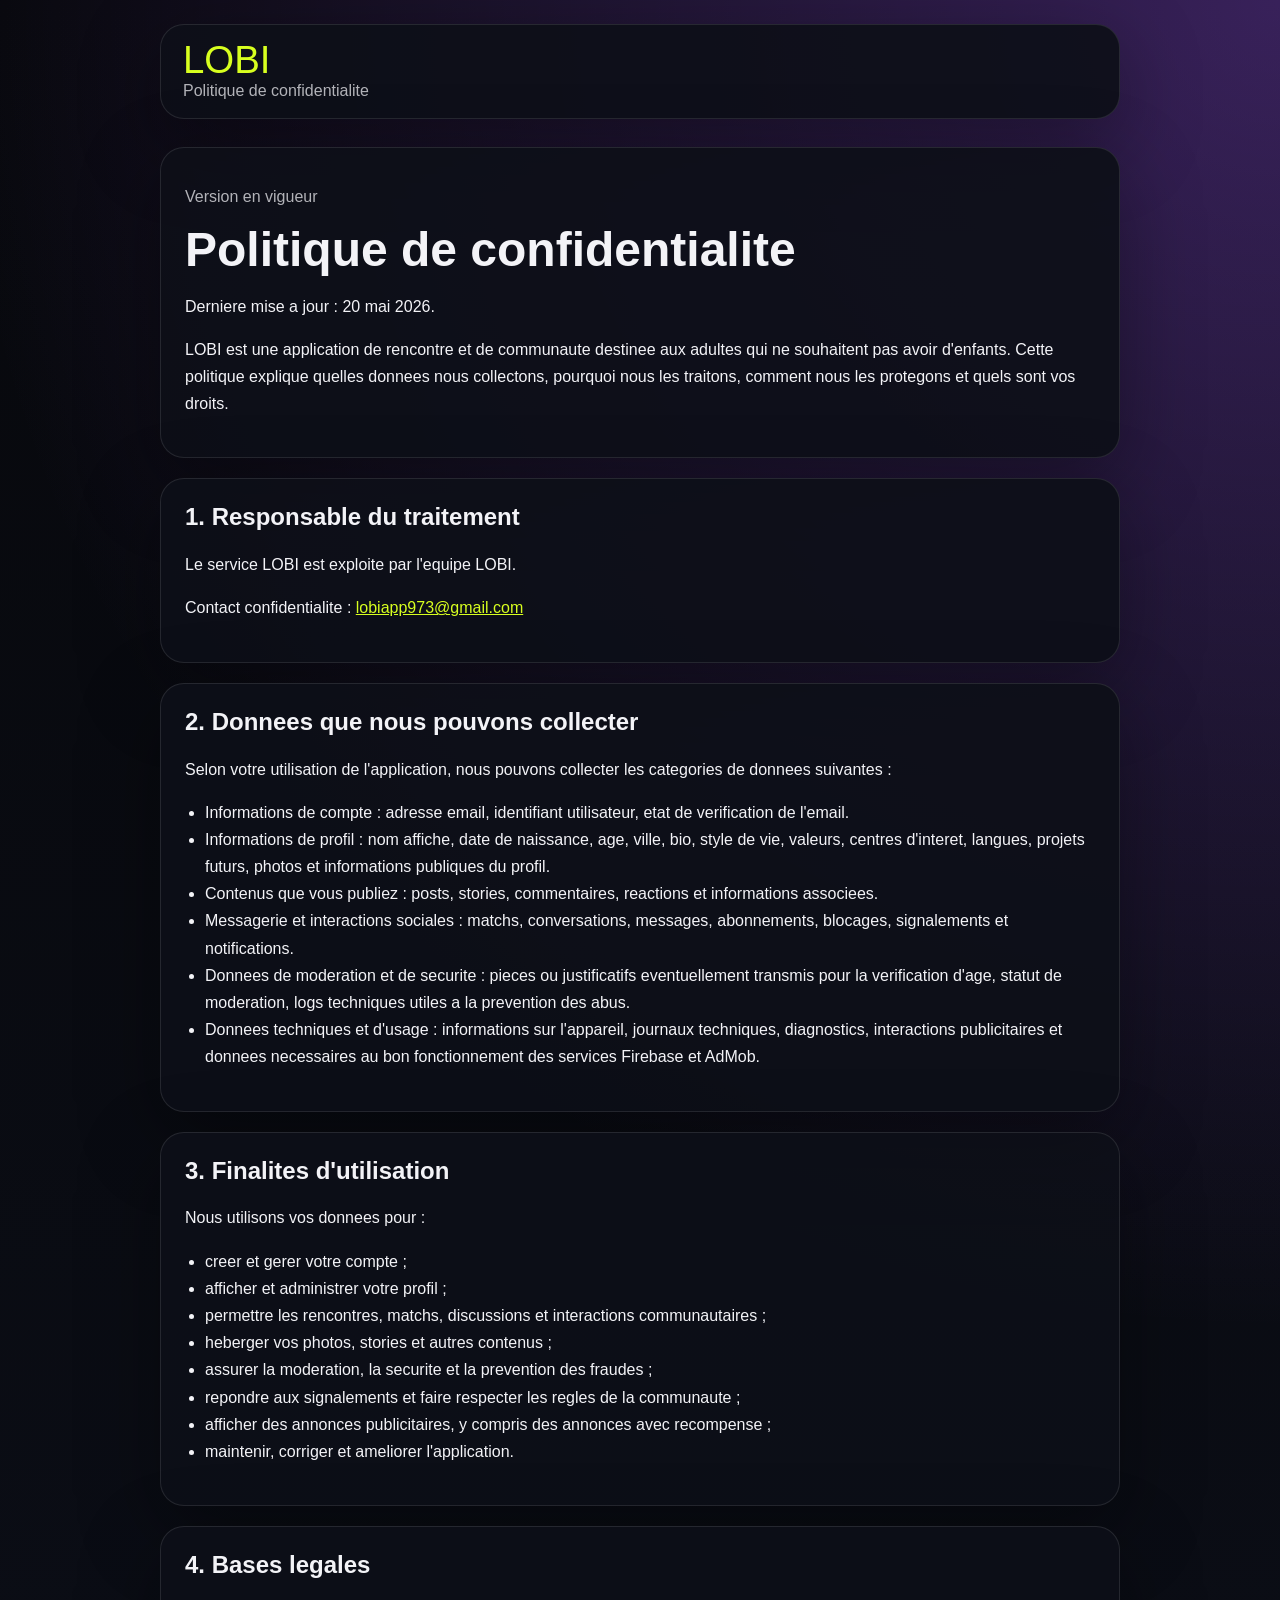
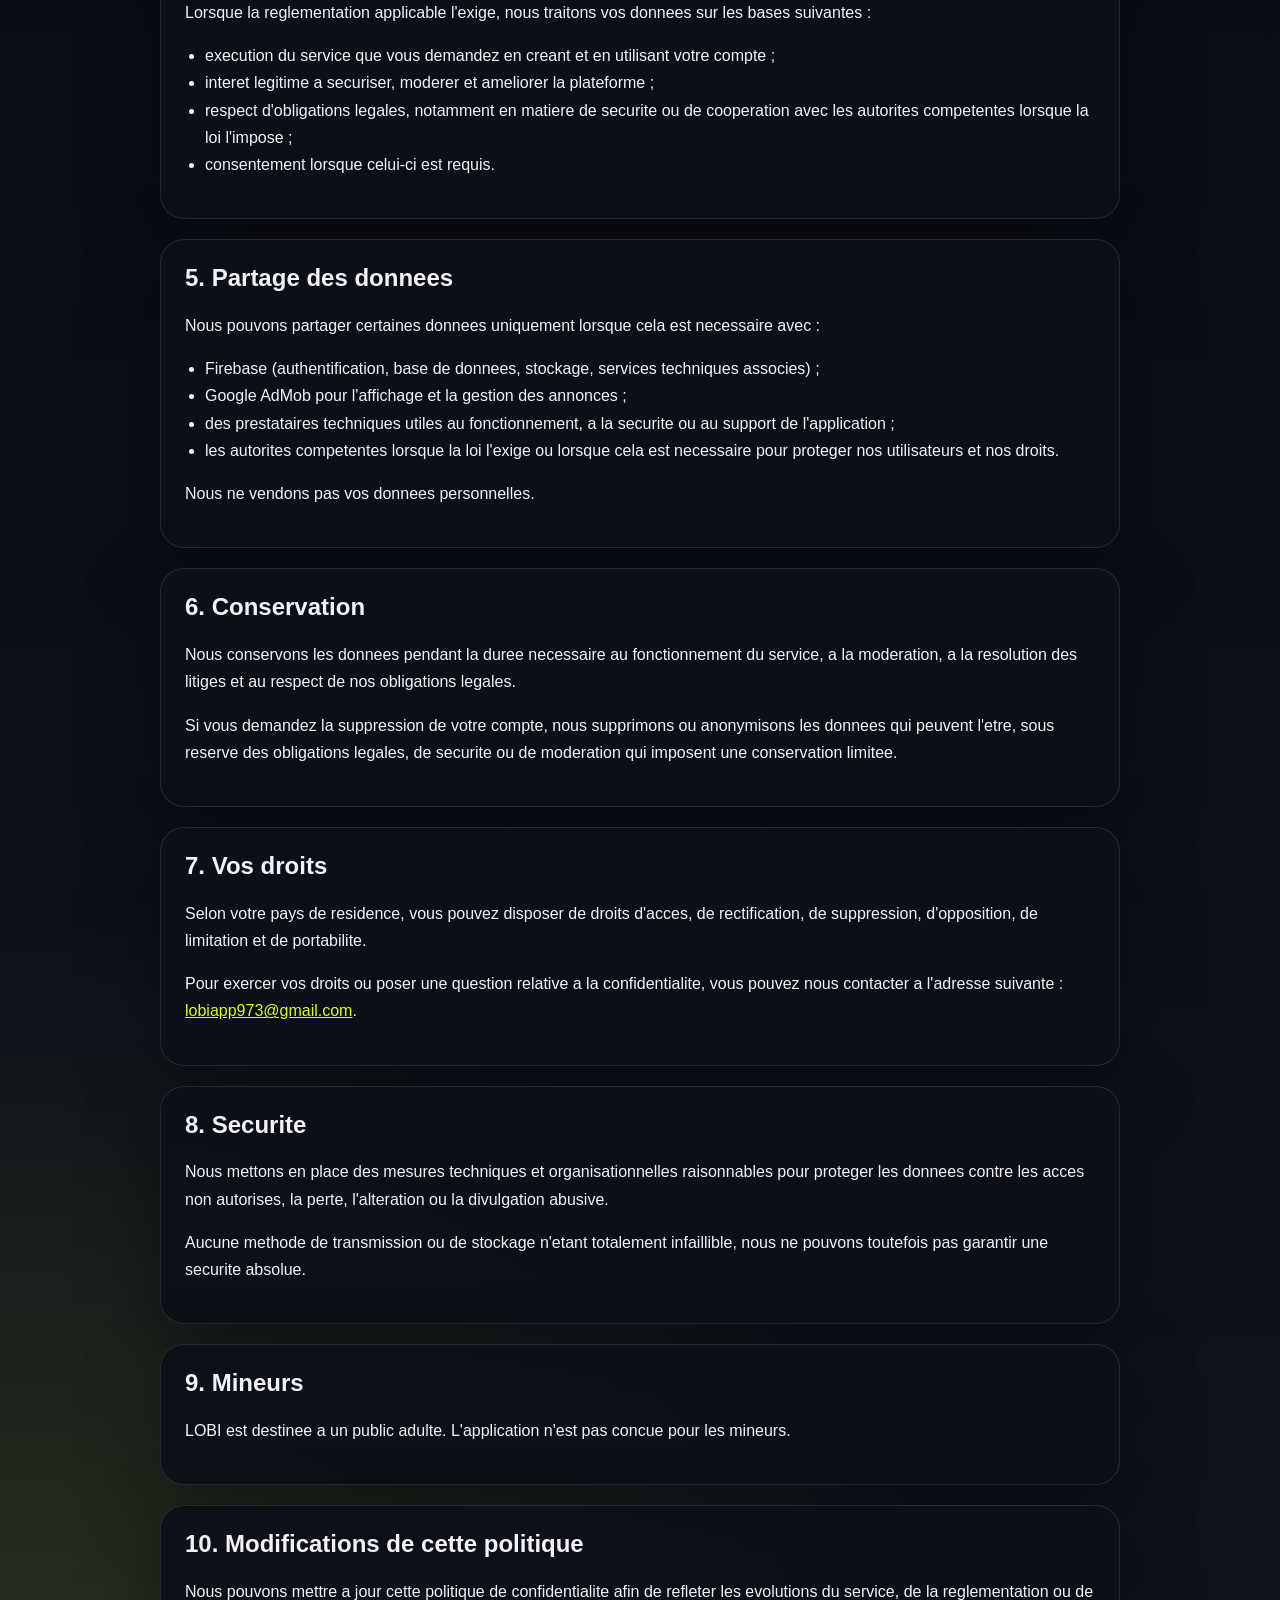
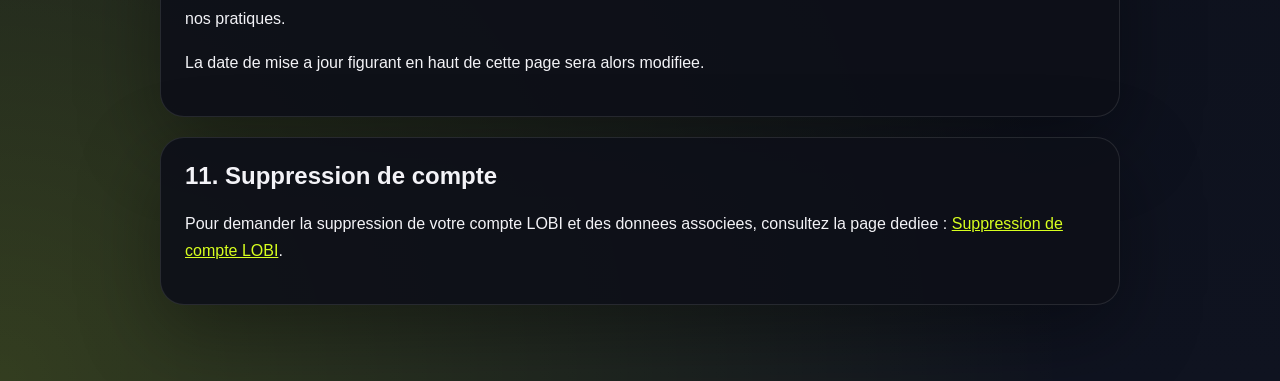
<file: index.html>
<!DOCTYPE html>
<html lang="fr">
<head>
  <meta charset="UTF-8">
  <meta name="viewport" content="width=device-width, initial-scale=1.0">
  <title>Politique de confidentialite | LOBI</title>
  <meta
    name="description"
    content="Politique de confidentialite de LOBI, application de rencontre et de communaute childfree."
  >
  <link rel="stylesheet" href="./styles.css">
</head>
<body data-theme="neon-night">
  <div class="page-shell legal-shell">
    <header class="topbar legal-topbar">
      <div class="brand">
        <span class="brand-mark">LOBI</span>
        <span class="brand-tag">Politique de confidentialite</span>
      </div>
    </header>

    <main class="legal-main">
      <section class="legal-hero panel">
        <p class="eyebrow">Version en vigueur</p>
        <h1 class="legal-title">Politique de confidentialite</h1>
        <p class="hero-text">
          Derniere mise a jour : 20 mai 2026.
        </p>
        <p class="hero-text">
          LOBI est une application de rencontre et de communaute destinee aux adultes qui ne souhaitent pas avoir d'enfants.
          Cette politique explique quelles donnees nous collectons, pourquoi nous les traitons, comment nous les protegons et quels sont vos droits.
        </p>
      </section>

      <section class="legal-section panel">
        <h2>1. Responsable du traitement</h2>
        <p>Le service LOBI est exploite par l'equipe LOBI.</p>
        <p>Contact confidentialite : <a href="mailto:lobiapp973@gmail.com">lobiapp973@gmail.com</a></p>
      </section>

      <section class="legal-section panel">
        <h2>2. Donnees que nous pouvons collecter</h2>
        <p>Selon votre utilisation de l'application, nous pouvons collecter les categories de donnees suivantes :</p>
        <ul>
          <li>Informations de compte : adresse email, identifiant utilisateur, etat de verification de l'email.</li>
          <li>Informations de profil : nom affiche, date de naissance, age, ville, bio, style de vie, valeurs, centres d'interet, langues, projets futurs, photos et informations publiques du profil.</li>
          <li>Contenus que vous publiez : posts, stories, commentaires, reactions et informations associees.</li>
          <li>Messagerie et interactions sociales : matchs, conversations, messages, abonnements, blocages, signalements et notifications.</li>
          <li>Donnees de moderation et de securite : pieces ou justificatifs eventuellement transmis pour la verification d'age, statut de moderation, logs techniques utiles a la prevention des abus.</li>
          <li>Donnees techniques et d'usage : informations sur l'appareil, journaux techniques, diagnostics, interactions publicitaires et donnees necessaires au bon fonctionnement des services Firebase et AdMob.</li>
        </ul>
      </section>

      <section class="legal-section panel">
        <h2>3. Finalites d'utilisation</h2>
        <p>Nous utilisons vos donnees pour :</p>
        <ul>
          <li>creer et gerer votre compte ;</li>
          <li>afficher et administrer votre profil ;</li>
          <li>permettre les rencontres, matchs, discussions et interactions communautaires ;</li>
          <li>heberger vos photos, stories et autres contenus ;</li>
          <li>assurer la moderation, la securite et la prevention des fraudes ;</li>
          <li>repondre aux signalements et faire respecter les regles de la communaute ;</li>
          <li>afficher des annonces publicitaires, y compris des annonces avec recompense ;</li>
          <li>maintenir, corriger et ameliorer l'application.</li>
        </ul>
      </section>

      <section class="legal-section panel">
        <h2>4. Bases legales</h2>
        <p>Lorsque la reglementation applicable l'exige, nous traitons vos donnees sur les bases suivantes :</p>
        <ul>
          <li>execution du service que vous demandez en creant et en utilisant votre compte ;</li>
          <li>interet legitime a securiser, moderer et ameliorer la plateforme ;</li>
          <li>respect d'obligations legales, notamment en matiere de securite ou de cooperation avec les autorites competentes lorsque la loi l'impose ;</li>
          <li>consentement lorsque celui-ci est requis.</li>
        </ul>
      </section>

      <section class="legal-section panel">
        <h2>5. Partage des donnees</h2>
        <p>Nous pouvons partager certaines donnees uniquement lorsque cela est necessaire avec :</p>
        <ul>
          <li>Firebase (authentification, base de donnees, stockage, services techniques associes) ;</li>
          <li>Google AdMob pour l'affichage et la gestion des annonces ;</li>
          <li>des prestataires techniques utiles au fonctionnement, a la securite ou au support de l'application ;</li>
          <li>les autorites competentes lorsque la loi l'exige ou lorsque cela est necessaire pour proteger nos utilisateurs et nos droits.</li>
        </ul>
        <p>Nous ne vendons pas vos donnees personnelles.</p>
      </section>

      <section class="legal-section panel">
        <h2>6. Conservation</h2>
        <p>Nous conservons les donnees pendant la duree necessaire au fonctionnement du service, a la moderation, a la resolution des litiges et au respect de nos obligations legales.</p>
        <p>Si vous demandez la suppression de votre compte, nous supprimons ou anonymisons les donnees qui peuvent l'etre, sous reserve des obligations legales, de securite ou de moderation qui imposent une conservation limitee.</p>
      </section>

      <section class="legal-section panel">
        <h2>7. Vos droits</h2>
        <p>Selon votre pays de residence, vous pouvez disposer de droits d'acces, de rectification, de suppression, d'opposition, de limitation et de portabilite.</p>
        <p>Pour exercer vos droits ou poser une question relative a la confidentialite, vous pouvez nous contacter a l'adresse suivante : <a href="mailto:lobiapp973@gmail.com">lobiapp973@gmail.com</a>.</p>
      </section>

      <section class="legal-section panel">
        <h2>8. Securite</h2>
        <p>Nous mettons en place des mesures techniques et organisationnelles raisonnables pour proteger les donnees contre les acces non autorises, la perte, l'alteration ou la divulgation abusive.</p>
        <p>Aucune methode de transmission ou de stockage n'etant totalement infaillible, nous ne pouvons toutefois pas garantir une securite absolue.</p>
      </section>

      <section class="legal-section panel">
        <h2>9. Mineurs</h2>
        <p>LOBI est destinee a un public adulte. L'application n'est pas concue pour les mineurs.</p>
      </section>

      <section class="legal-section panel">
        <h2>10. Modifications de cette politique</h2>
        <p>Nous pouvons mettre a jour cette politique de confidentialite afin de refleter les evolutions du service, de la reglementation ou de nos pratiques.</p>
        <p>La date de mise a jour figurant en haut de cette page sera alors modifiee.</p>
      </section>

      <section class="legal-section panel">
        <h2>11. Suppression de compte</h2>
        <p>
          Pour demander la suppression de votre compte LOBI et des donnees associees, consultez la page dediee :
          <a href="./delete-account.html">Suppression de compte LOBI</a>.
        </p>
      </section>
    </main>
  </div>
</body>
</html>
</file>
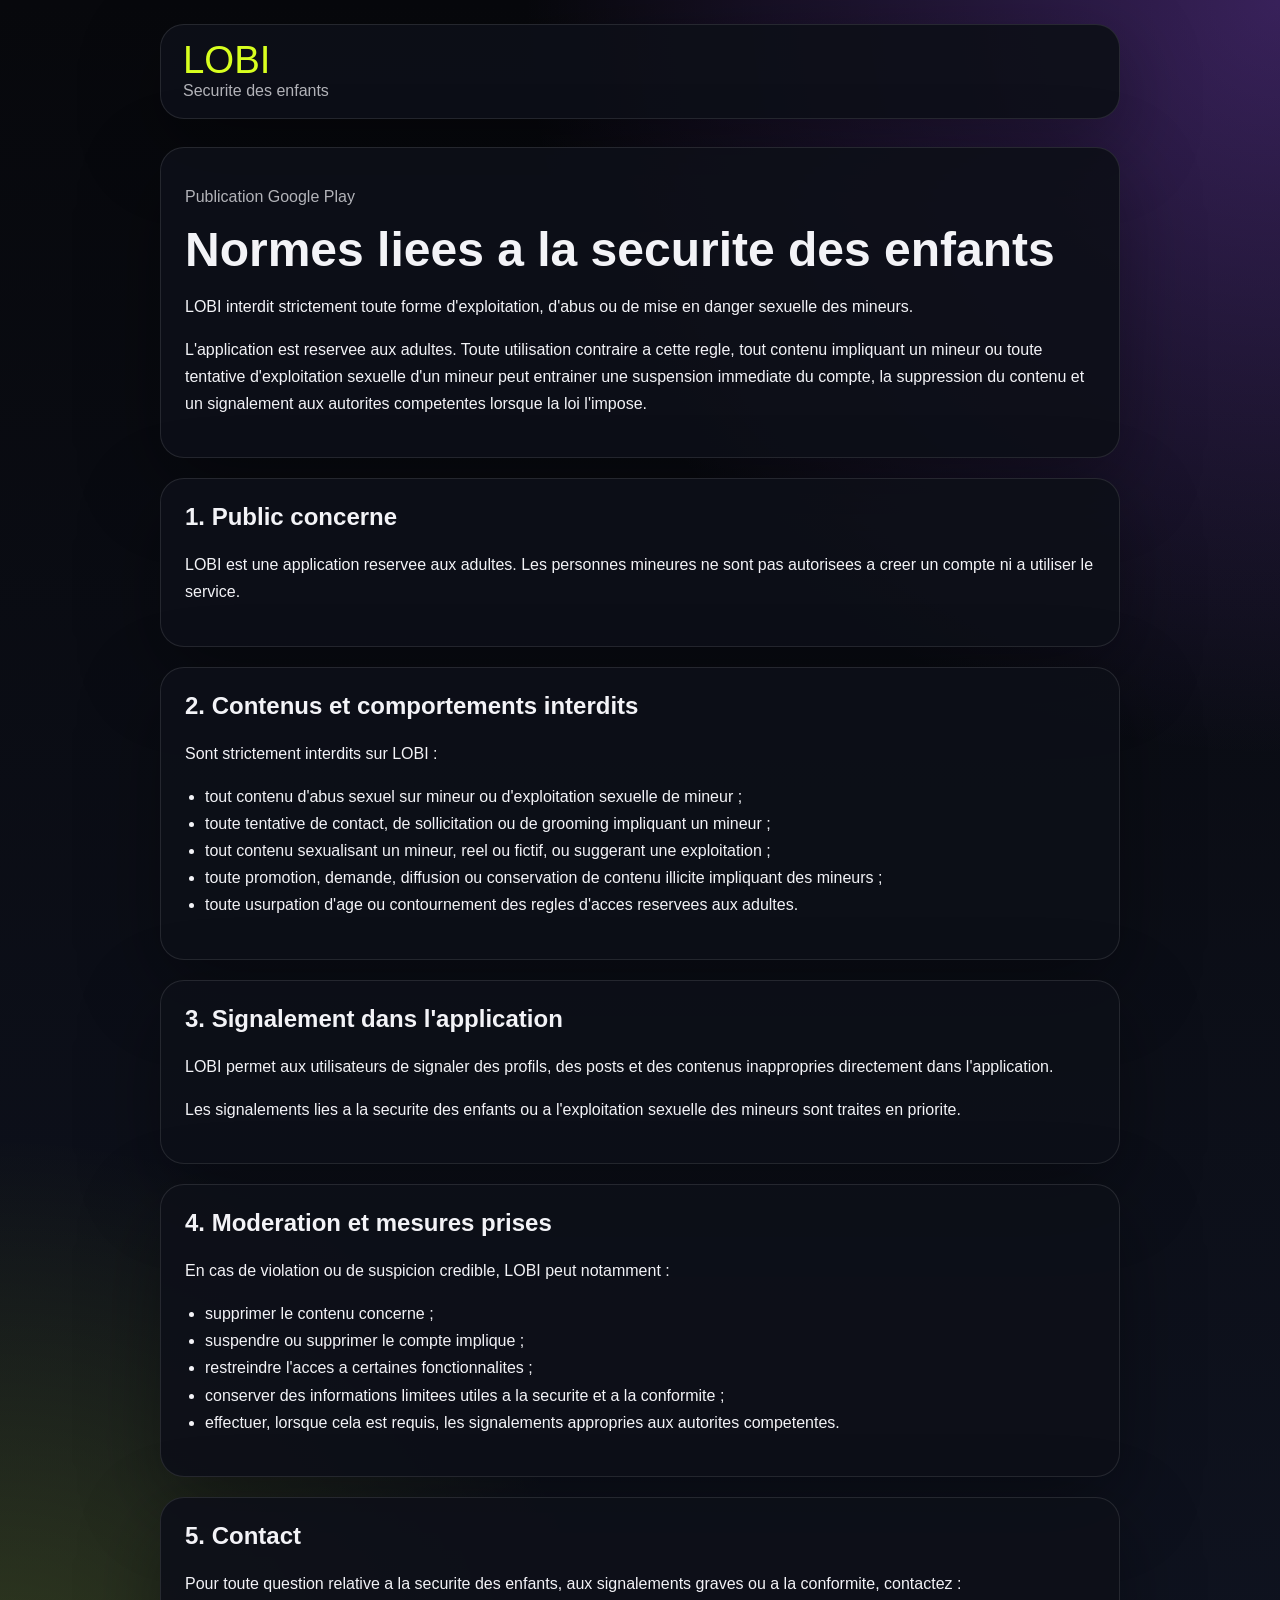
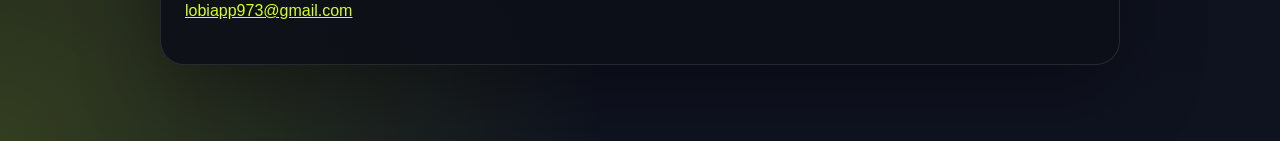
<file: child-safety.html>
<!DOCTYPE html>
<html lang="fr">
<head>
  <meta charset="UTF-8">
  <meta name="viewport" content="width=device-width, initial-scale=1.0">
  <title>Normes liees a la securite des enfants | LOBI</title>
  <meta
    name="description"
    content="Normes liees a la securite des enfants pour l application LOBI."
  >
  <link rel="stylesheet" href="./styles.css">
</head>
<body data-theme="neon-night">
  <div class="page-shell legal-shell">
    <header class="topbar legal-topbar">
      <div class="brand">
        <span class="brand-mark">LOBI</span>
        <span class="brand-tag">Securite des enfants</span>
      </div>
    </header>

    <main class="legal-main">
      <section class="legal-hero panel">
        <p class="eyebrow">Publication Google Play</p>
        <h1 class="legal-title">Normes liees a la securite des enfants</h1>
        <p class="hero-text">
          LOBI interdit strictement toute forme d'exploitation, d'abus ou de mise en danger sexuelle des mineurs.
        </p>
        <p class="hero-text">
          L'application est reservee aux adultes. Toute utilisation contraire a cette regle, tout contenu impliquant un mineur ou toute tentative d'exploitation sexuelle d'un mineur peut entrainer une suspension immediate du compte, la suppression du contenu et un signalement aux autorites competentes lorsque la loi l'impose.
        </p>
      </section>

      <section class="legal-section panel">
        <h2>1. Public concerne</h2>
        <p>
          LOBI est une application reservee aux adultes. Les personnes mineures ne sont pas autorisees a creer un compte ni a utiliser le service.
        </p>
      </section>

      <section class="legal-section panel">
        <h2>2. Contenus et comportements interdits</h2>
        <p>Sont strictement interdits sur LOBI :</p>
        <ul>
          <li>tout contenu d'abus sexuel sur mineur ou d'exploitation sexuelle de mineur ;</li>
          <li>toute tentative de contact, de sollicitation ou de grooming impliquant un mineur ;</li>
          <li>tout contenu sexualisant un mineur, reel ou fictif, ou suggerant une exploitation ;</li>
          <li>toute promotion, demande, diffusion ou conservation de contenu illicite impliquant des mineurs ;</li>
          <li>toute usurpation d'age ou contournement des regles d'acces reservees aux adultes.</li>
        </ul>
      </section>

      <section class="legal-section panel">
        <h2>3. Signalement dans l'application</h2>
        <p>
          LOBI permet aux utilisateurs de signaler des profils, des posts et des contenus inappropries directement dans l'application.
        </p>
        <p>
          Les signalements lies a la securite des enfants ou a l'exploitation sexuelle des mineurs sont traites en priorite.
        </p>
      </section>

      <section class="legal-section panel">
        <h2>4. Moderation et mesures prises</h2>
        <p>En cas de violation ou de suspicion credible, LOBI peut notamment :</p>
        <ul>
          <li>supprimer le contenu concerne ;</li>
          <li>suspendre ou supprimer le compte implique ;</li>
          <li>restreindre l'acces a certaines fonctionnalites ;</li>
          <li>conserver des informations limitees utiles a la securite et a la conformite ;</li>
          <li>effectuer, lorsque cela est requis, les signalements appropries aux autorites competentes.</li>
        </ul>
      </section>

      <section class="legal-section panel">
        <h2>5. Contact</h2>
        <p>
          Pour toute question relative a la securite des enfants, aux signalements graves ou a la conformite, contactez :
          <a href="mailto:lobiapp973@gmail.com">lobiapp973@gmail.com</a>
        </p>
      </section>
    </main>
  </div>
</body>
</html>
</file>
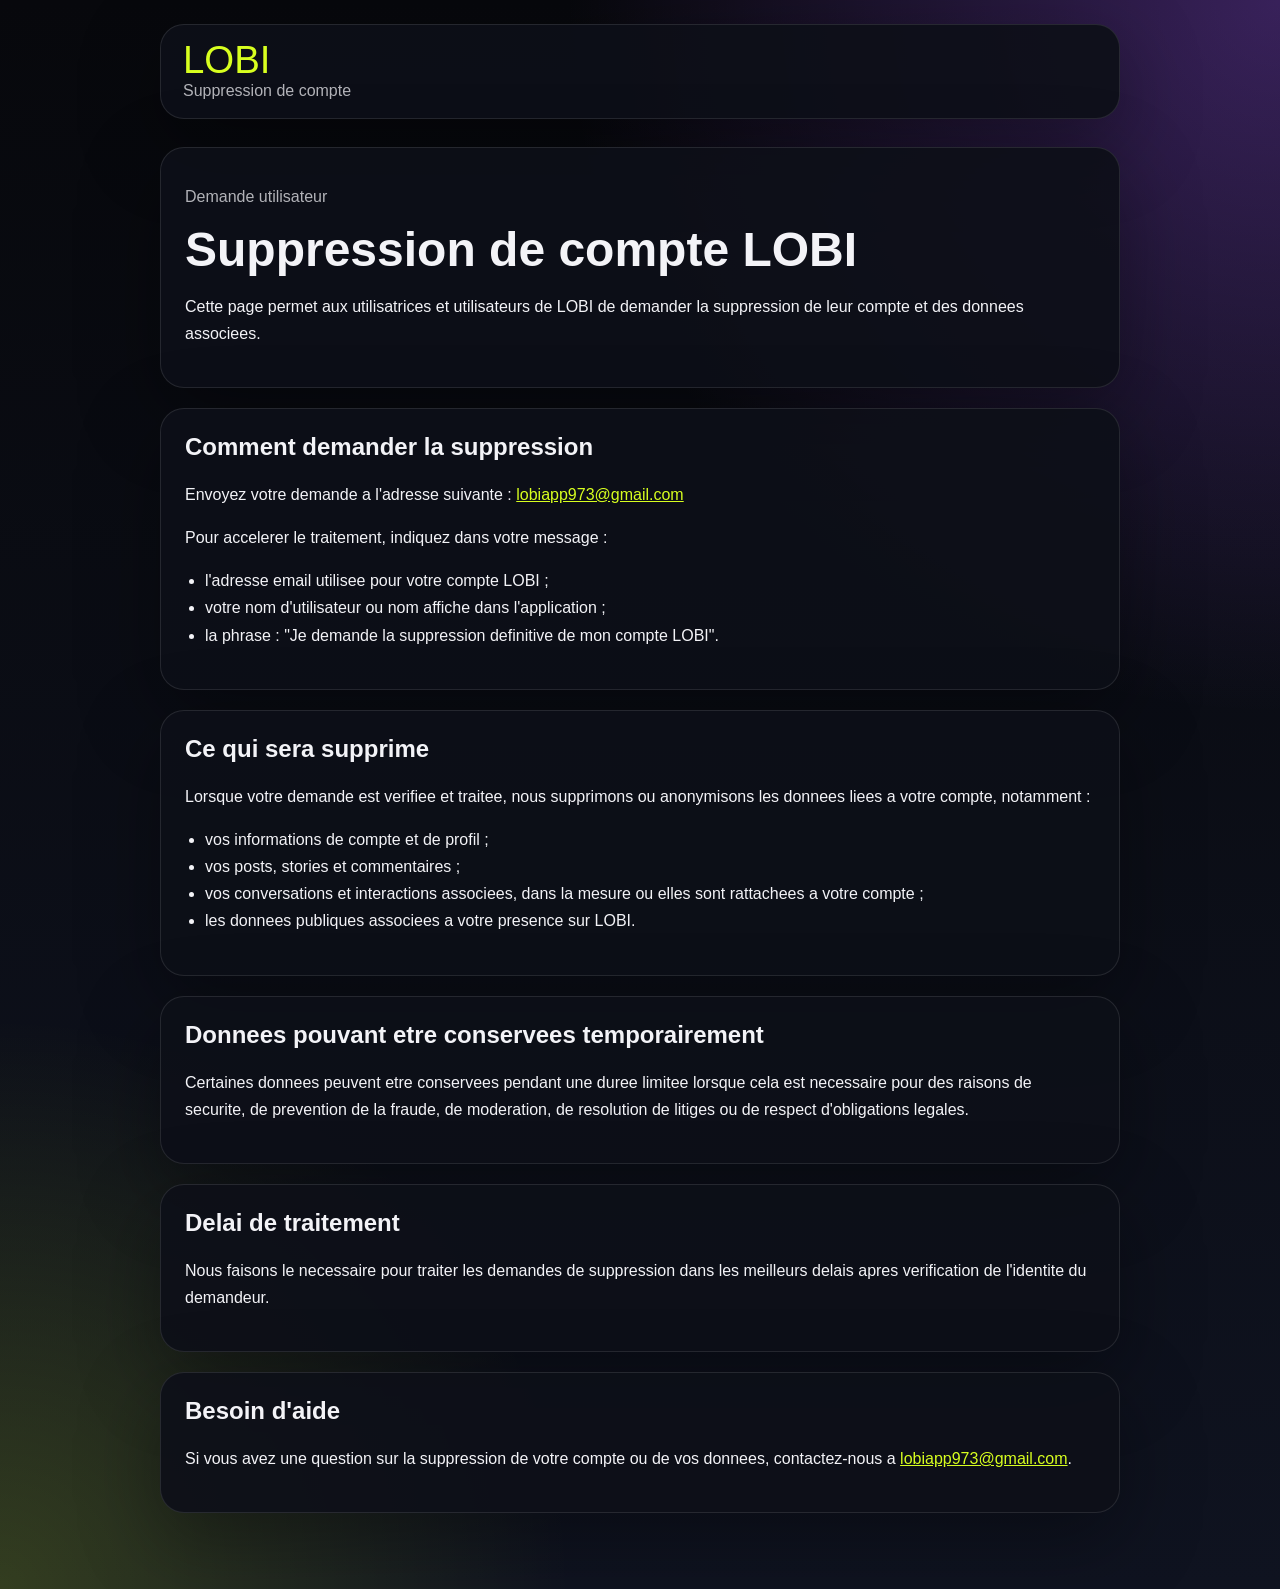
<file: delete-account.html>
<!DOCTYPE html>
<html lang="fr">
<head>
  <meta charset="UTF-8">
  <meta name="viewport" content="width=device-width, initial-scale=1.0">
  <title>Suppression de compte | LOBI</title>
  <meta
    name="description"
    content="Demande de suppression de compte et de donnees pour l application LOBI."
  >
  <link rel="stylesheet" href="./styles.css">
</head>
<body data-theme="neon-night">
  <div class="page-shell legal-shell">
    <header class="topbar legal-topbar">
      <div class="brand">
        <span class="brand-mark">LOBI</span>
        <span class="brand-tag">Suppression de compte</span>
      </div>
    </header>

    <main class="legal-main">
      <section class="legal-hero panel">
        <p class="eyebrow">Demande utilisateur</p>
        <h1 class="legal-title">Suppression de compte LOBI</h1>
        <p class="hero-text">
          Cette page permet aux utilisatrices et utilisateurs de LOBI de demander la suppression de leur compte et des donnees associees.
        </p>
      </section>

      <section class="legal-section panel">
        <h2>Comment demander la suppression</h2>
        <p>
          Envoyez votre demande a l'adresse suivante :
          <a href="mailto:lobiapp973@gmail.com?subject=Suppression%20de%20mon%20compte%20LOBI">lobiapp973@gmail.com</a>
        </p>
        <p>Pour accelerer le traitement, indiquez dans votre message :</p>
        <ul>
          <li>l'adresse email utilisee pour votre compte LOBI ;</li>
          <li>votre nom d'utilisateur ou nom affiche dans l'application ;</li>
          <li>la phrase : "Je demande la suppression definitive de mon compte LOBI".</li>
        </ul>
      </section>

      <section class="legal-section panel">
        <h2>Ce qui sera supprime</h2>
        <p>Lorsque votre demande est verifiee et traitee, nous supprimons ou anonymisons les donnees liees a votre compte, notamment :</p>
        <ul>
          <li>vos informations de compte et de profil ;</li>
          <li>vos posts, stories et commentaires ;</li>
          <li>vos conversations et interactions associees, dans la mesure ou elles sont rattachees a votre compte ;</li>
          <li>les donnees publiques associees a votre presence sur LOBI.</li>
        </ul>
      </section>

      <section class="legal-section panel">
        <h2>Donnees pouvant etre conservees temporairement</h2>
        <p>
          Certaines donnees peuvent etre conservees pendant une duree limitee lorsque cela est necessaire pour des raisons de securite, de prevention de la fraude, de moderation, de resolution de litiges ou de respect d'obligations legales.
        </p>
      </section>

      <section class="legal-section panel">
        <h2>Delai de traitement</h2>
        <p>
          Nous faisons le necessaire pour traiter les demandes de suppression dans les meilleurs delais apres verification de l'identite du demandeur.
        </p>
      </section>

      <section class="legal-section panel">
        <h2>Besoin d'aide</h2>
        <p>
          Si vous avez une question sur la suppression de votre compte ou de vos donnees, contactez-nous a
          <a href="mailto:lobiapp973@gmail.com">lobiapp973@gmail.com</a>.
        </p>
      </section>
    </main>
  </div>
</body>
</html>
</file>
<file: styles.css>
:root {
  --bg: #07080c;
  --surface: rgba(14, 16, 24, 0.92);
  --line: rgba(255, 255, 255, 0.1);
  --text: #f3f3f7;
  --text-soft: rgba(243, 243, 247, 0.72);
  --primary: #d8ff1f;
  --shadow: 0 25px 80px rgba(0, 0, 0, 0.35);
}

* {
  box-sizing: border-box;
}

body {
  margin: 0;
  min-height: 100vh;
  background:
    radial-gradient(circle at top right, rgba(160, 86, 255, 0.32), transparent 35%),
    radial-gradient(circle at bottom left, rgba(216, 255, 31, 0.18), transparent 28%),
    linear-gradient(180deg, var(--bg) 0%, #0f1320 100%);
  color: var(--text);
  font-family: "Trebuchet MS", "Segoe UI", sans-serif;
}

a {
  color: var(--primary);
}

.page-shell {
  width: min(960px, calc(100% - 32px));
  margin: 0 auto;
  padding: 24px 0 56px;
}

.topbar,
.panel {
  border: 1px solid var(--line);
  border-radius: 24px;
  background: var(--surface);
  box-shadow: var(--shadow);
}

.topbar {
  padding: 18px 22px;
  margin-bottom: 28px;
}

.brand {
  display: grid;
  gap: 4px;
}

.brand-mark {
  font-family: "Impact", "Arial Black", sans-serif;
  font-size: clamp(2rem, 3vw, 2.6rem);
  color: var(--primary);
  line-height: 0.9;
}

.brand-tag,
.eyebrow {
  color: var(--text-soft);
}

.panel {
  padding: 24px;
  margin-bottom: 20px;
}

.legal-title {
  margin: 0 0 12px;
  font-size: clamp(2rem, 5vw, 3rem);
}

.hero-text,
.legal-section p,
.legal-section li {
  line-height: 1.7;
}

.legal-section h2 {
  margin-top: 0;
}

ul {
  padding-left: 20px;
}
</file>
